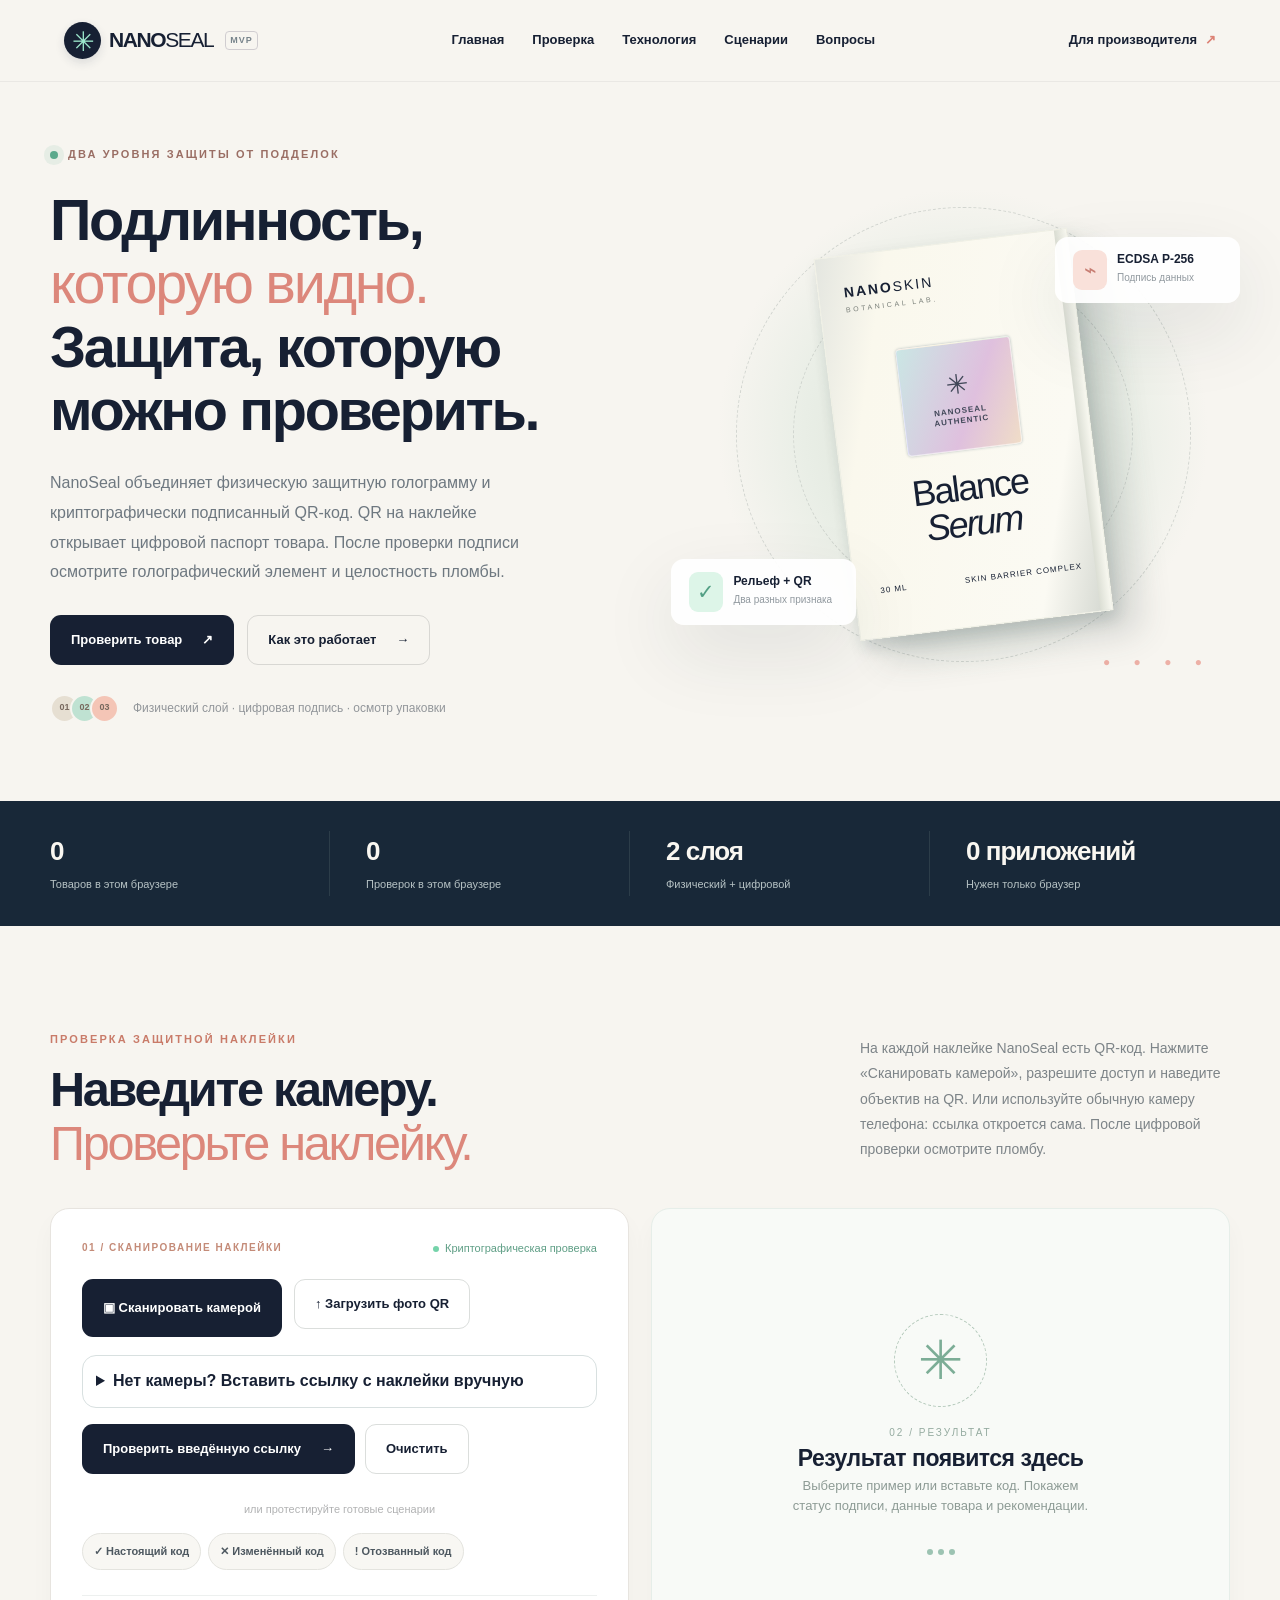
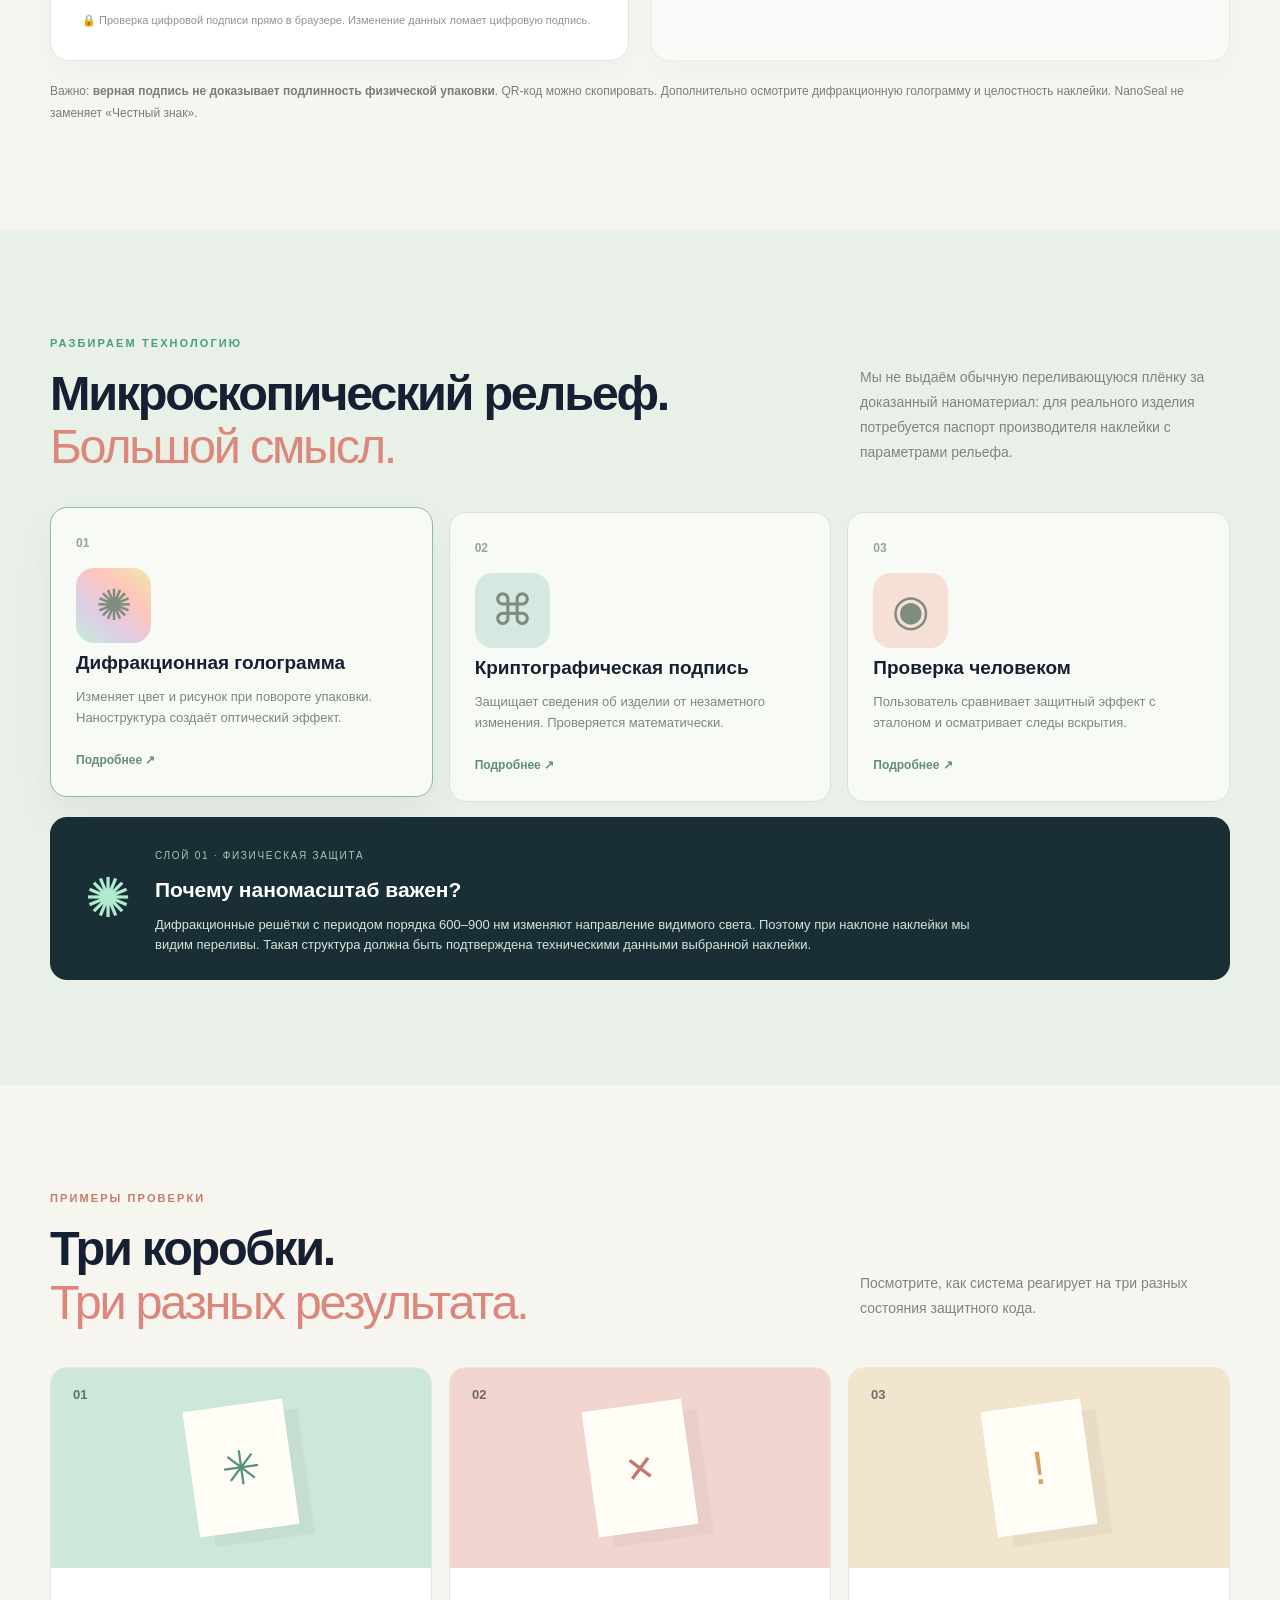
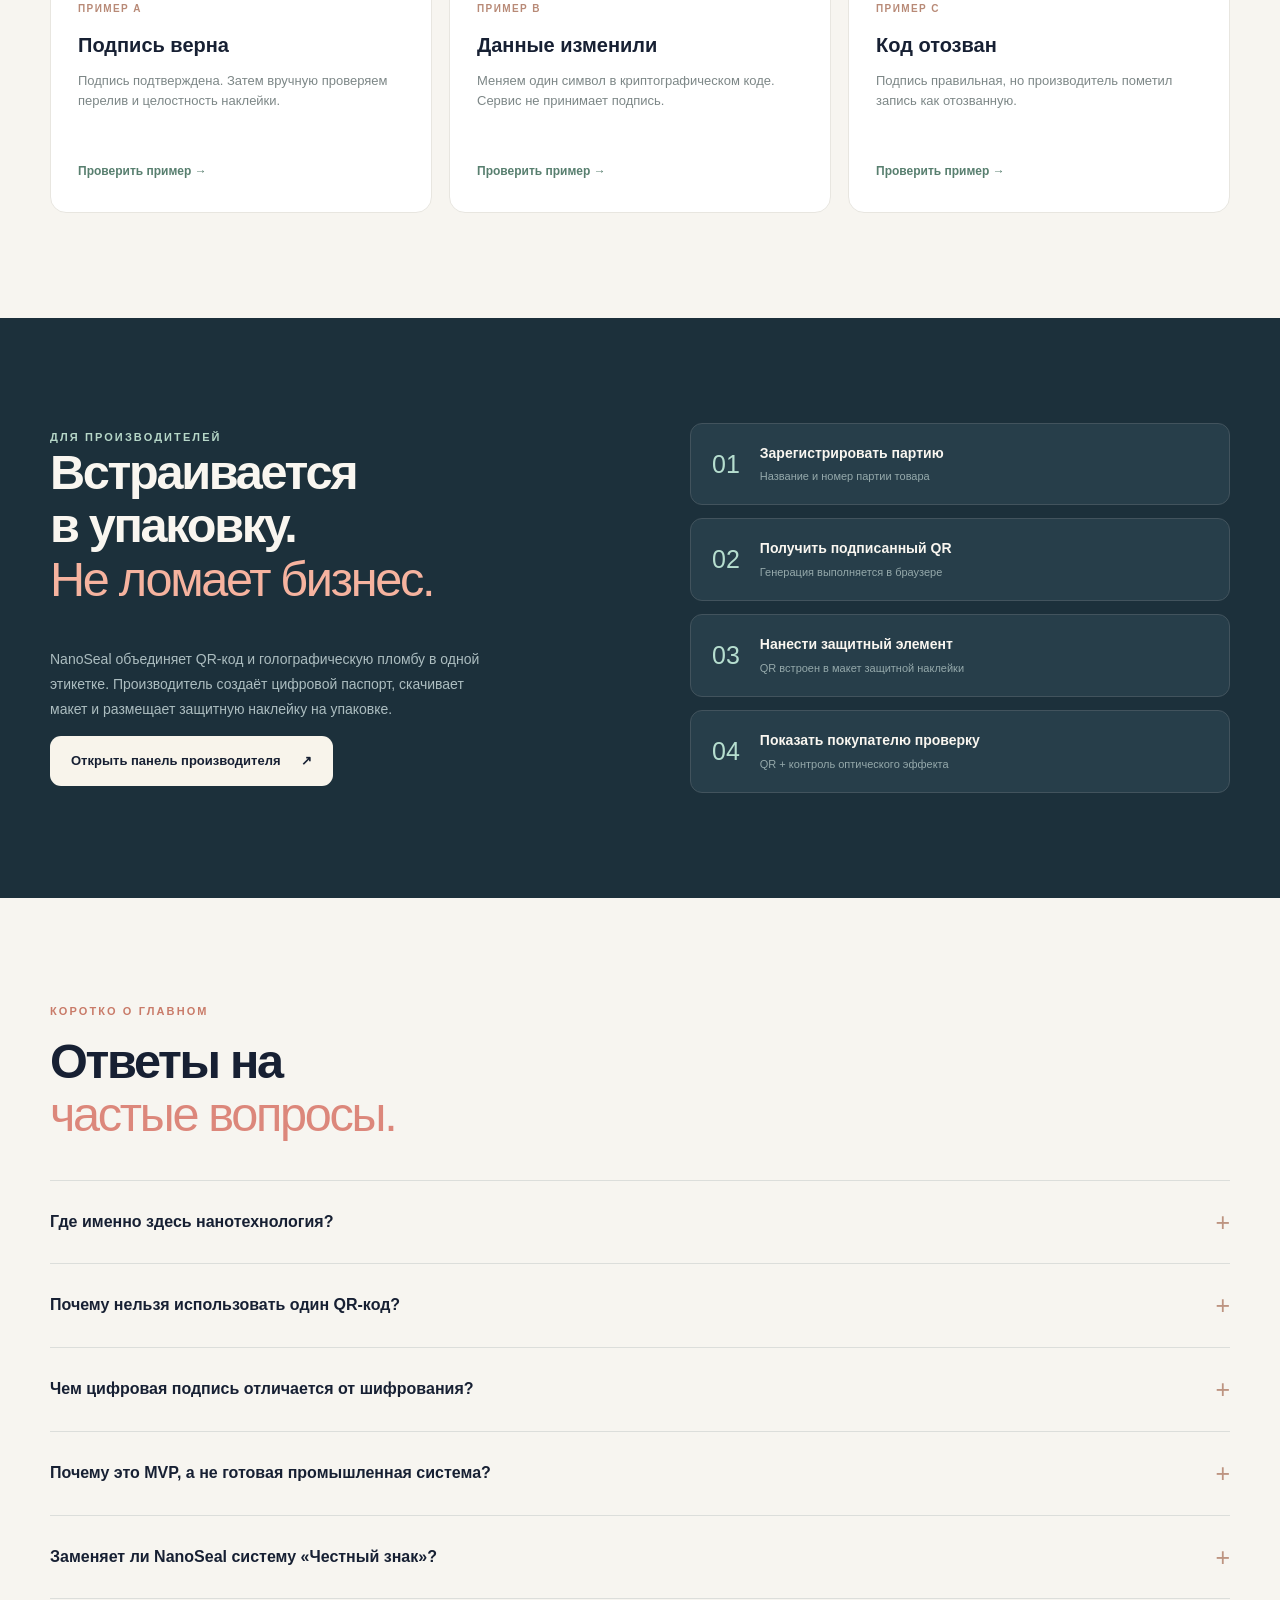
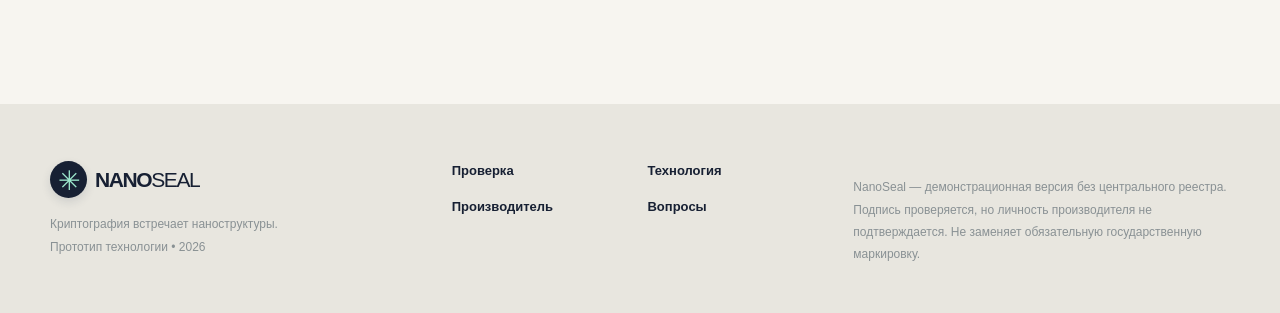
<file: index.html>
<!doctype html><html lang="ru"><head><meta charset="utf-8"><meta name="viewport" content="width=device-width,initial-scale=1"><title>NanoSeal — проверяй не только код</title><meta name="description" content="NanoSeal: цифровая подпись QR и визуальная проверка защитного дифракционного элемента."><link rel="stylesheet" href="assets/site.css"></head>
<body><div class="progress" id="scrollProgress"></div>
<header class="topbar"><a class="logo" href="#home" aria-label="NanoSeal, на главную"><span class="logo-mark">✳</span><span>NANO<span class="logo-thin">SEAL</span></span><span class="beta">MVP</span></a><nav class="nav" id="nav"><a href="#home">Главная</a><a href="#verify">Проверка</a><a href="#science">Технология</a><a href="#cases">Сценарии</a><a href="#faq">Вопросы</a></nav><div class="head-actions"><a class="head-link" href="admin.html">Для производителя <span>↗</span></a><button class="menu" id="menuButton" aria-label="Открыть меню">☰</button></div></header>
<main><section class="hero container" id="home"><div class="hero-copy"><span class="eyebrow"><span class="pulse"></span> ДВА УРОВНЯ ЗАЩИТЫ ОТ ПОДДЕЛОК</span><h1>Подлинность,<br><em>которую видно.</em><br>Защита, которую<br>можно проверить.</h1><p class="hero-desc">NanoSeal объединяет физическую защитную голограмму и криптографически подписанный QR-код. QR на наклейке открывает цифровой паспорт товара. После проверки подписи осмотрите голографический элемент и целостность пломбы.</p><div class="hero-cta"><a class="btn primary" href="#verify">Проверить товар <span>↗</span></a><a class="btn ghost" href="#science">Как это работает <span>→</span></a></div><div class="hero-micro"><div class="stack-avatars"><span>01</span><span>02</span><span>03</span></div><span>Физический слой · цифровая подпись · осмотр упаковки</span></div></div>
<div class="hero-art" aria-label="Демонстрация упаковки и защитной наклейки"><div class="halo"></div><div class="orbit orbit-one"></div><div class="orbit orbit-two"></div><div class="float-note note-one"><span class="float-icon">⌁</span><b>ECDSA P-256</b><small>Подпись данных</small></div><div class="package"><div class="pkg-top">NANO<span>SKIN</span></div><div class="pkg-sub">BOTANICAL LAB.</div><div class="foil">✳<span>NANOSEAL<br>AUTHENTIC</span><i></i></div><div class="pkg-name">Balance<br><i>Serum</i></div><div class="pkg-bottom">30 ML <span>SKIN BARRIER COMPLEX</span></div></div><div class="float-note note-two"><span class="float-icon mint">✓</span><b>Рельеф + QR</b><small>Два разных признака</small></div><div class="hero-dots">● ● ● ●</div></div></section>
<section class="proofline"><div class="container proof-grid"><div><strong id="statIssued">—</strong><span>Товаров в этом браузере</span></div><div><strong id="statChecks">—</strong><span>Проверок в этом браузере</span></div><div><strong>2 слоя</strong><span>Физический + цифровой</span></div><div><strong>0 приложений</strong><span>Нужен только браузер</span></div></div></section>
<section class="section container" id="verify"><div class="section-head"><div><span class="eyebrow orange">ПРОВЕРКА ЗАЩИТНОЙ НАКЛЕЙКИ</span><h2>Наведите камеру.<br><em>Проверьте наклейку.</em></h2></div><p>На каждой наклейке NanoSeal есть QR-код. Нажмите «Сканировать камерой», разрешите доступ и наведите объектив на QR. Или используйте обычную камеру телефона: ссылка откроется сама. После цифровой проверки осмотрите пломбу.</p></div><div class="verify-layout"><div class="verify-card"><div class="card-top"><div class="num">01 / СКАНИРОВАНИЕ НАКЛЕЙКИ</div><span class="dot-label"><span></span>Криптографическая проверка</span></div><div class="scan-actions"><button class="btn primary" type="button" id="scanCamera">▣ Сканировать камерой</button><label class="btn outline upload-qr" for="scanFile">↑ Загрузить фото QR</label><input type="file" id="scanFile" accept="image/*" hidden></div><div class="scan-stage" id="scanStage" hidden><video id="scanVideo" autoplay playsinline muted></video><p id="scanMessage">Наведите камеру на QR-код защитной наклейки.</p><button class="btn outline" type="button" id="stopCamera">Остановить камеру</button></div><details class="manual-entry"><summary>Нет камеры? Вставить ссылку с наклейки вручную</summary><label for="verifyInput">Ссылка NanoSeal из QR-кода</label><textarea id="verifyInput" rows="3" placeholder="Ссылка или код из QR"></textarea></details><div class="form-actions"><button class="btn primary" id="verifyButton">Проверить введённую ссылку <span>→</span></button><button class="btn outline" id="clearButton">Очистить</button></div><div class="divider-text">или протестируйте готовые сценарии</div><div class="demo-actions"><button data-case="valid" class="demo-pill">✓ Настоящий код</button><button data-case="fake" class="demo-pill">✕ Изменённый код</button><button data-case="revoked" class="demo-pill">! Отозванный код</button></div><div class="security-mini">🔒 Проверка цифровой подписи прямо в браузере. Изменение данных ломает цифровую подпись.</div></div><div class="result-card" id="resultCard" aria-live="polite"><div class="result-empty"><div class="seal-ring">✳</div><span class="result-overline">02 / РЕЗУЛЬТАТ</span><h3>Результат появится здесь</h3><p>Выберите пример или вставьте код. Покажем статус подписи, данные товара и рекомендации.</p><div class="loading-dots"><span></span><span></span><span></span></div></div></div></div><div class="fineprint">Важно: <b>верная подпись не доказывает подлинность физической упаковки</b>. QR-код можно скопировать. Дополнительно осмотрите дифракционную голограмму и целостность наклейки. NanoSeal не заменяет «Честный знак».</div></section>
<section class="section science-section" id="science"><div class="container"><div class="section-head"><div><span class="eyebrow mint-text">РАЗБИРАЕМ ТЕХНОЛОГИЮ</span><h2>Микроскопический рельеф.<br><em>Большой смысл.</em></h2></div><p>Мы не выдаём обычную переливающуюся плёнку за доказанный наноматериал: для реального изделия потребуется паспорт производителя наклейки с параметрами рельефа.</p></div><div class="tech-grid"><button class="tech-card selected" data-tech="nano"><span class="tech-index">01</span><div class="tech-glyph iridescent">✺</div><h3>Дифракционная голограмма</h3><p>Изменяет цвет и рисунок при повороте упаковки. Наноструктура создаёт оптический эффект.</p><span class="read-more">Подробнее ↗</span></button><button class="tech-card" data-tech="crypto"><span class="tech-index">02</span><div class="tech-glyph pale">⌘</div><h3>Криптографическая подпись</h3><p>Защищает сведения об изделии от незаметного изменения. Проверяется математически.</p><span class="read-more">Подробнее ↗</span></button><button class="tech-card" data-tech="human"><span class="tech-index">03</span><div class="tech-glyph peach">◉</div><h3>Проверка человеком</h3><p>Пользователь сравнивает защитный эффект с эталоном и осматривает следы вскрытия.</p><span class="read-more">Подробнее ↗</span></button></div><div class="tech-detail" id="techDetail"><div class="info-icon">✺</div><div><span>СЛОЙ 01 · ФИЗИЧЕСКАЯ ЗАЩИТА</span><h3>Почему наномасштаб важен?</h3><p>Дифракционные решётки с периодом порядка 600–900 нм изменяют направление видимого света. Поэтому при наклоне наклейки мы видим переливы. Такая структура должна быть подтверждена техническими данными выбранной наклейки.</p></div></div></div></section>
<section class="section container" id="cases"><div class="section-head"><div><span class="eyebrow orange">ПРИМЕРЫ ПРОВЕРКИ</span><h2>Три коробки.<br><em>Три разных результата.</em></h2></div><p>Посмотрите, как система реагирует на три разных состояния защитного кода.</p></div><div class="cases-grid"><article class="case-card"><div class="case-art case-ok"><span>01</span><div class="case-box">✳</div></div><div class="case-pad"><span class="case-type">ПРИМЕР A</span><h3>Подпись верна</h3><p>Подпись подтверждена. Затем вручную проверяем перелив и целостность наклейки.</p><button data-case="valid" class="inline-action">Проверить пример →</button></div></article><article class="case-card"><div class="case-art case-bad"><span>02</span><div class="case-box">×</div></div><div class="case-pad"><span class="case-type">ПРИМЕР B</span><h3>Данные изменили</h3><p>Меняем один символ в криптографическом коде. Сервис не принимает подпись.</p><button data-case="fake" class="inline-action">Проверить пример →</button></div></article><article class="case-card"><div class="case-art case-review"><span>03</span><div class="case-box">!</div></div><div class="case-pad"><span class="case-type">ПРИМЕР C</span><h3>Код отозван</h3><p>Подпись правильная, но производитель пометил запись как отозванную.</p><button data-case="revoked" class="inline-action">Проверить пример →</button></div></article></div></section>
<section class="section industry-section"><div class="container industry-grid"><div><span class="eyebrow light">ДЛЯ ПРОИЗВОДИТЕЛЕЙ</span><h2>Встраивается<br>в упаковку.<br><em>Не ломает бизнес.</em></h2><p>NanoSeal объединяет QR-код и голографическую пломбу в одной этикетке. Производитель создаёт цифровой паспорт, скачивает макет и размещает защитную наклейку на упаковке.</p><a class="btn cream" href="admin.html">Открыть панель производителя <span>↗</span></a></div><div class="industry-steps"><div><b>01</b><span><strong>Зарегистрировать партию</strong><small>Название и номер партии товара</small></span></div><div><b>02</b><span><strong>Получить подписанный QR</strong><small>Генерация выполняется в браузере</small></span></div><div><b>03</b><span><strong>Нанести защитный элемент</strong><small>QR встроен в макет защитной наклейки</small></span></div><div><b>04</b><span><strong>Показать покупателю проверку</strong><small>QR + контроль оптического эффекта</small></span></div></div></div></section>
<section class="section container" id="faq"><div class="section-head"><div><span class="eyebrow orange">КОРОТКО О ГЛАВНОМ</span><h2>Ответы на<br><em>частые вопросы.</em></h2></div></div><div class="faq-list"><details><summary>Где именно здесь нанотехнология?<span>+</span></summary><p>В поверхностной дифракционной структуре защитной наклейки: расстояния между элементами рельефа могут составлять сотни нанометров. Для работы нельзя утверждать, что любая купленная голограмма точно обладает нанорельефом: это подтверждается характеристиками поставщика.</p></details><details><summary>Почему нельзя использовать один QR-код?<span>+</span></summary><p>QR можно сфотографировать и распечатать на поддельной упаковке. Цифровая подпись доказывает, что информация в коде выпущена владельцем ключа и не менялась. Но она сама по себе не привязывает код к определённому физическому товару.</p></details><details><summary>Чем цифровая подпись отличается от шифрования?<span>+</span></summary><p>Шифрование скрывает содержание сообщения от посторонних, а цифровая подпись позволяет обнаружить изменение данных и установить, каким ключом они были подписаны. В NanoSeal важнее второе: сведения о товаре должны быть читаемыми, но их нельзя незаметно менять.</p></details><details><summary>Почему это MVP, а не готовая промышленная система?<span>+</span></summary><p>Сайт работает и создаёт криптографические подписи, но использует локальный учебный реестр и открытую демо-панель производителя. Для реальной эксплуатации нужны защищённые аккаунты, управление ключами, резервное копирование, защита от массового копирования кодов и проверка физических свойств наклеек.</p></details><details><summary>Заменяет ли NanoSeal систему «Честный знак»?<span>+</span></summary><p>Нет. NanoSeal — дополнительный коммерческий слой проверки бренда и защиты упаковки. Государственная обязательная маркировка регулируется отдельными правилами и должна выполняться независимо.</p></details></div></section>
</main><footer class="footer"><div class="container footer-wrap"><div><a class="logo" href="#home"><span class="logo-mark">✳</span><span>NANO<span class="logo-thin">SEAL</span></span></a><p>Криптография встречает наноструктуры.<br>Прототип технологии • 2026</p></div><div class="footer-links"><a href="#verify">Проверка</a><a href="#science">Технология</a><a href="admin.html">Производитель</a><a href="#faq">Вопросы</a></div><div class="footer-note">NanoSeal — демонстрационная версия без центрального реестра. Подпись проверяется, но личность производителя не подтверждается. Не заменяет обязательную государственную маркировку.</div></div></footer><div class="toast" id="toast" role="status"></div><script src="assets/qr-bundle.js"></script><script src="assets/static-core.js"></script><script src="assets/site.js" defer></script></body></html>
</file>
<file: assets/site.css>
:root{--ink:#172033;--navy:#182638;--navy2:#23364a;--paper:#f7f5f0;--white:#fffdfa;--peach:#f3a28a;--rose:#ec8479;--mint:#9ce7cc;--gold:#d6af74;--muted:#737b83;--line:#e9e6e0;--shadow:0 28px 75px rgba(32,45,54,.1)}*{box-sizing:border-box}html{scroll-behavior:smooth}body{margin:0;background:var(--paper);color:var(--ink);font:16px/1.55 'Segoe UI',Arial,sans-serif;overflow-x:hidden}a{color:inherit;text-decoration:none}button,input,textarea{font:inherit}button{cursor:pointer}button:disabled{cursor:wait;opacity:.65}::selection{background:var(--mint);color:var(--ink)}.container{width:min(1180px,calc(100% - 64px));margin:auto}.progress{height:3px;background:linear-gradient(90deg,#d38e7e,#a7e8ce);position:fixed;top:0;left:0;z-index:30;width:0}.topbar{height:82px;display:flex;align-items:center;justify-content:space-between;padding:0 clamp(24px,5vw,90px);background:rgba(247,245,240,.92);backdrop-filter:blur(16px);position:sticky;top:0;z-index:25;border-bottom:1px solid rgba(20,30,40,.06)}.logo{display:inline-flex;align-items:center;gap:8px;font-weight:850;font-size:21px;letter-spacing:-1.4px;white-space:nowrap}.logo-mark{width:37px;height:37px;border-radius:50%;background:var(--ink);color:var(--mint);display:inline-grid;place-items:center;font-size:27px;font-weight:400;box-shadow:0 4px 10px #28384c22}.logo-thin{font-weight:300}.beta{font-size:9px;letter-spacing:1px;border:1px solid #d0cdd0;border-radius:4px;padding:2px 4px;margin-left:4px;color:#77848b}.nav{display:flex;gap:28px}.nav a,.head-link{font-size:13px;font-weight:700;transition:color .2s}.nav a:hover,.head-link:hover{color:#dc7c73}.head-link{display:flex;gap:8px;align-items:center}.head-link span{color:#dc8274}.menu{display:none;border:0;background:none;font-size:24px}.hero{min-height:690px;display:grid;grid-template-columns:1.08fr .92fr;gap:20px;align-items:center;padding:64px 0 78px}.hero-copy{position:relative;z-index:1}.eyebrow{font-weight:800;font-size:11px;letter-spacing:2.1px;color:#9a6e64;display:flex;align-items:center;gap:10px}.pulse{display:inline-block;width:8px;height:8px;border-radius:50%;background:#5ba98c;box-shadow:0 0 0 6px rgba(91,169,140,.11)}h1,h2,h3,p{margin-top:0}h1,h2{line-height:1.1;letter-spacing:-2.3px}h1{font-size:clamp(42px,4.5vw,66px);margin:26px 0}h2{font-size:clamp(34px,3.8vw,54px)}h1 em,h2 em{font-style:normal;font-weight:350;color:#dc877b}.hero-desc{max-width:500px;color:#6e7880;font-size:16px;line-height:1.85}.hero-cta{display:flex;gap:13px;flex-wrap:wrap;margin:28px 0}.btn{border-radius:11px;border:1px solid transparent;display:inline-flex;gap:20px;align-items:center;justify-content:space-between;padding:14px 20px;font-size:13px;font-weight:800;transition:transform .2s,box-shadow .2s,background .2s;min-height:49px}.btn:hover{transform:translateY(-2px);box-shadow:0 8px 20px #24324815}.primary{background:var(--ink);color:#fff}.primary:hover{background:#334257}.ghost{color:var(--ink);background:transparent;border-color:#d8d7d3}.outline{background:white;border-color:#dbdedc;color:var(--ink)}.cream{background:#f8f4eb;color:var(--ink)}.hero-micro{font-size:12px;color:#92969a;display:flex;gap:14px;align-items:center;margin-top:29px}.stack-avatars{display:flex;padding-left:9px}.stack-avatars span{font-size:9px;border-radius:50%;display:grid;place-items:center;width:29px;height:29px;margin-left:-9px;border:2px solid var(--paper);background:#e6dfd2;color:#77685d;font-weight:700}.stack-avatars span:nth-child(2){background:#bfe2d2}.stack-avatars span:nth-child(3){background:#f4c5b6}.hero-art{height:565px;position:relative;display:grid;place-items:center}.halo{position:absolute;width:510px;height:510px;max-width:99%;border-radius:50%;background:radial-gradient(circle,#d7dfd3 0%,#e9eee6 44%,rgba(247,245,240,0) 68%)}.orbit{position:absolute;border:1px dashed #b9bfba;border-radius:50%;width:455px;height:455px;animation:spin 48s linear infinite;opacity:.58}.orbit-two{width:340px;height:340px;animation-direction:reverse}@keyframes spin{to{transform:rotate(360deg)}}.package{position:relative;height:385px;width:255px;background:linear-gradient(105deg,#e4e6e0 0,#faf8ed 20%,#fbfaf3 80%,#d1d5ce 100%);box-shadow:24px 23px 35px #3446452f,3px 9px 15px #1f393e25;transform:rotate(-7deg);border:1px solid #f0f0e5;z-index:2;padding:26px 25px;animation:float 5s ease-in-out infinite}.package:after{content:"";position:absolute;top:0;right:0;width:12px;height:100%;background:linear-gradient(90deg,#dbded4,#f8f8f0)}@keyframes float{50%{transform:translateY(-9px) rotate(-7deg)}}.pkg-top{font-size:14px;font-weight:900;letter-spacing:2px}.pkg-top span{font-weight:300}.pkg-sub{font-size:7px;letter-spacing:2.6px;margin-top:1px;color:#777d77}.foil{height:108px;width:115px;border:1px solid #ffffff89;border-radius:4px;background:linear-gradient(115deg,#cae6e4,#dfc0de,#f8ebbc,#a5dace,#c0bcf3,#ffeac9);background-size:300% 300%;animation:foil 5s ease-in-out infinite;margin:39px auto 20px;display:flex;flex-direction:column;align-items:center;justify-content:center;gap:0;box-shadow:0 0 3px #aeb8b8;position:relative;overflow:hidden;color:#404758}.foil:after,.label-foil:after{content:"";position:absolute;inset:-30%;background:linear-gradient(120deg,transparent 25%,#ffffff9c 48%,transparent 68%);transform:translateX(-100%);animation:shine 4s ease-in-out infinite}.foil>span{font-size:8px;text-align:center;line-height:1.35;font-weight:900;letter-spacing:1px}.foil{font-size:27px}@keyframes foil{50%{background-position:100% 60%}}@keyframes shine{65%,100%{transform:translateX(100%)}}.pkg-name{text-align:center;font-size:36px;line-height:1;letter-spacing:-2px;font-weight:500}.pkg-name i{font-style:italic;font-weight:300}.pkg-bottom{display:flex;justify-content:space-between;margin-top:32px;font-size:8px;letter-spacing:1px}.float-note{position:absolute;z-index:3;background:#ffffffed;padding:13px 18px;border-radius:13px;box-shadow:var(--shadow);display:grid;grid-template-columns:34px auto;grid-template-rows:20px 20px;column-gap:10px;min-width:185px;animation:float-note 6s ease-in-out infinite}.float-note b{font-size:12px;grid-column:2}.float-note small{font-size:10px;color:#91999f;grid-column:2}.float-icon{background:#f9e1da;color:#c77d72;grid-row:1/3;display:grid;place-items:center;border-radius:9px;font-size:21px}.float-icon.mint{background:#ddf5e8;color:#529f84}.note-one{top:85px;right:-10px}.note-two{bottom:92px;left:-25px;animation-delay:2s}@keyframes float-note{50%{transform:translateY(-7px)}}.hero-dots{position:absolute;right:18px;bottom:45px;letter-spacing:10px;color:#edb0a6;font-size:12px}.proofline{background:#182838;color:#f9f7f1;padding:30px 0}.proof-grid{display:grid;grid-template-columns:repeat(4,1fr);gap:20px}.proof-grid>div{border-right:1px solid #4b5a626b;padding-left:16px}.proof-grid>div:first-child{padding-left:0}.proof-grid>div:last-child{border:0}.proof-grid strong{display:block;font-size:26px;letter-spacing:-1px}.proof-grid span{font-size:11px;color:#b6c2c4}.section{padding:105px 0}.section-head{display:flex;justify-content:space-between;align-items:end;gap:40px;margin-bottom:38px}.section-head h2{margin:15px 0 0}.section-head>p{max-width:370px;color:#7d8488;font-size:14px;line-height:1.8;margin-bottom:8px}.orange{color:#c97b69}.mint-text{color:#479e82}.verify-layout{display:grid;grid-template-columns:1fr 1fr;gap:22px}.verify-card,.result-card{padding:31px;background:white;border:1px solid #e7e4df;border-radius:19px;min-height:440px;box-shadow:0 12px 24px #2f353f08}.card-top{display:flex;justify-content:space-between;gap:10px;margin-bottom:22px}.num{font-size:10px;letter-spacing:1.5px;font-weight:900;color:#c48b78}.dot-label{font-size:11px;color:#5e9e85}.dot-label span{display:inline-block;width:6px;height:6px;background:#75d3aa;border-radius:100%;margin-right:6px}.verify-card label,.dashboard-card label{font-size:13px;font-weight:750;display:block;margin-bottom:8px}.verify-card textarea,.dashboard-card input{width:100%;padding:15px;background:#fcfcfa;border:1px solid #e3e3e0;border-radius:10px;resize:vertical;color:var(--ink);outline:none;transition:border-color .15s,box-shadow .15s}.verify-card textarea:focus,.dashboard-card input:focus{border-color:#99c7b5;box-shadow:0 0 0 3px #c6eedc88}.form-actions{display:flex;gap:10px;margin-top:15px;flex-wrap:wrap}.divider-text{text-align:center;color:#b1b2b3;font-size:11px;margin:27px 0 15px;position:relative}.demo-actions{display:flex;gap:7px;flex-wrap:wrap}.demo-pill{border-radius:25px;background:#f8f7f3;border:1px solid #e4e4df;color:#4d5860;padding:9px 11px;font-size:11px;font-weight:700;transition:.2s}.demo-pill:hover{background:#dff3e9;transform:translateY(-2px)}.security-mini{font-size:11px;color:#8b9599;margin-top:25px;border-top:1px solid #edf0ef;padding-top:16px}.result-card{background:#f8faf7;border-color:#e6eee9;position:relative;overflow:hidden}.result-empty{height:100%;display:flex;flex-direction:column;align-items:center;justify-content:center;text-align:center;padding:25px}.seal-ring{width:93px;height:93px;border:1.5px dashed #b4c9bb;border-radius:50%;display:grid;place-items:center;font-size:54px;color:#7cad96;animation:spin 25s linear infinite;margin-bottom:18px}.result-overline{font-size:10px;letter-spacing:2px;color:#95aba0}.result-empty h3{font-size:23px;margin:12px 0}.result-empty p{max-width:315px;color:#8d9b95;font-size:13px}.loading-dots{display:flex;gap:5px;margin-top:20px}.loading-dots span{width:6px;height:6px;background:#9cc3b2;border-radius:50%}.result-title{display:flex;align-items:center;gap:13px;margin:14px 0}.status-icon{font-size:27px;width:53px;height:53px;border-radius:50%;display:grid;place-items:center}.signed .status-icon{color:#327a5c;background:#d7f3e1}.invalid .status-icon{color:#b84a50;background:#fae0df}.revoked .status-icon,.unknown .status-icon{color:#9b7b3b;background:#fff0c9}.result-card h3{font-size:23px;letter-spacing:-.5px;margin:0}.result-card .result-message{font-size:13px;color:#78867f}.result-rows{border-top:1px solid #e5e9e3;margin-top:18px}.result-row{display:flex;justify-content:space-between;gap:12px;padding:12px 0;border-bottom:1px solid #e5e9e3;font-size:13px}.result-row span{color:#8c9790}.result-row b{text-align:right;font-size:12px}.result-caveat{margin-top:17px;padding:15px;background:white;border-left:3px solid var(--peach);font-size:12px;color:#68746f}.physical-check{margin-top:14px;display:flex;align-items:start;gap:10px;font-size:13px}.physical-check input{accent-color:#61b28e;margin-top:4px}.fineprint{margin-top:20px;font-size:12px;color:#777e7e;line-height:1.8}.science-section{background:#e9f0e8}.tech-grid{display:grid;grid-template-columns:repeat(3,1fr);gap:16px}.tech-card{text-align:left;border:1px solid #dbe3d8;background:#f8faf5;padding:26px 25px;border-radius:17px;transition:transform .3s,box-shadow .3s,border-color .3s;color:var(--ink);display:flex;flex-direction:column;min-height:290px}.tech-card:hover,.tech-card.selected{transform:translateY(-5px);box-shadow:0 20px 35px #44624f12;border-color:#8eb9a2}.tech-index{color:#97a49c;font-size:12px;font-weight:700}.tech-glyph{font-size:43px;margin:16px 0 8px;width:75px;height:75px;border-radius:18px;display:grid;place-items:center;color:#7e8c80}.tech-glyph.iridescent{background:linear-gradient(40deg,#c1f0da,#decce6,#ffc5ba,#ede9ad)}.tech-glyph.pale{background:#d5e8e1}.tech-glyph.peach{background:#f6dfd5}.tech-card h3{font-size:19px;line-height:1.3;margin-bottom:10px}.tech-card p{font-size:13px;color:#7b8980;line-height:1.65;margin:0}.read-more{margin-top:auto;padding-top:18px;font-weight:700;font-size:12px;color:#638e77}.tech-detail{display:flex;gap:24px;align-items:center;background:#192f35;color:white;border-radius:17px;padding:25px 35px;margin-top:15px}.info-icon{font-size:55px;color:#b0ebd0}.tech-detail span{font-size:10px;color:#9eceb4;letter-spacing:1.7px}.tech-detail h3{font-size:21px;margin:8px 0}.tech-detail p{color:#d5e5dc;font-size:13px;max-width:820px;margin:0}.cases-grid{display:grid;grid-template-columns:repeat(3,1fr);gap:17px}.case-card{background:white;border-radius:16px;overflow:hidden;border:1px solid #e8e6e0;transition:transform .2s}.case-card:hover{transform:translateY(-4px)}.case-art{height:200px;display:grid;place-items:center;position:relative}.case-art>span{position:absolute;top:17px;left:22px;font-weight:800;font-size:13px;opacity:.6}.case-ok{background:#cde7d9}.case-bad{background:#f2d5cf}.case-review{background:#f2e5cd}.case-box{width:100px;height:126px;background:#fffdf6;box-shadow:14px 12px 1px #8b938b19;display:grid;place-items:center;font-size:47px;transform:rotate(-8deg);color:#5a9280;border:1px solid #ffffff}.case-bad .case-box{color:#c77770}.case-review .case-box{color:#d4a15e}.case-pad{padding:27px}.case-type{font-size:10px;color:#b88a77;font-weight:800;letter-spacing:1.4px}.case-pad h3{font-size:20px;margin:10px 0}.case-pad p{font-size:13px;color:#7d8787;min-height:74px}.inline-action{border:0;background:none;padding:4px 0;text-align:left;color:#587f6f;font-weight:800;font-size:12px}.inline-action:hover{text-decoration:underline}.industry-section{background:#1c303b;color:#f9f6f0}.industry-grid{display:grid;grid-template-columns:1fr 1fr;gap:100px;align-items:center}.light{color:#b6d7c8}.industry-section h2 em{color:#f6b39f}.industry-section p{color:#acbdc0;line-height:1.8;font-size:14px;max-width:455px}.industry-steps{display:grid;gap:13px}.industry-steps>div{background:#273e4a;border:1px solid #42535d;border-radius:12px;padding:19px 21px;display:flex;gap:20px;align-items:center}.industry-steps b{font-size:25px;color:#b6decf;font-weight:400}.industry-steps span{display:grid;gap:4px}.industry-steps strong{font-size:14px}.industry-steps small{font-size:11px;color:#95a9ab}.faq-list{border-top:1px solid #dcdedb}.faq-list details{border-bottom:1px solid #dcdedb;padding:22px 0}.faq-list summary{list-style:none;display:flex;align-items:center;justify-content:space-between;cursor:pointer;font-weight:800;font-size:16px}.faq-list summary::-webkit-details-marker{display:none}.faq-list summary span{font-size:25px;font-weight:300;color:#bd9481}.faq-list details[open] summary span{transform:rotate(45deg)}.faq-list p{color:#778183;font-size:14px;line-height:1.85;max-width:930px;margin:14px 0 0}.footer{background:#e8e6df;padding:57px 0 43px}.footer-wrap{display:grid;grid-template-columns:1fr 1fr 1fr;gap:25px}.footer p,.footer-note{font-size:12px;color:#899194;margin-top:15px;line-height:1.85}.footer-links{display:grid;grid-template-columns:1fr 1fr;gap:15px;font-size:13px;font-weight:750;align-content:start}.footer-links a:hover{color:#d78e78}.toast{position:fixed;bottom:25px;right:25px;z-index:60;background:#1e3440;color:white;padding:15px 22px;border-radius:11px;box-shadow:0 14px 40px #162a3540;font-size:13px;max-width:340px;opacity:0;transform:translateY(15px);pointer-events:none;transition:.25s}.toast.visible{opacity:1;transform:translateY(0)}
/* admin */ .admin-main{padding-top:67px;padding-bottom:100px}.admin-hero{display:grid;grid-template-columns:1.5fr .6fr;align-items:center;gap:60px}.admin-hero h1{font-size:clamp(39px,5vw,59px)}.admin-hero p{color:#81898e;max-width:600px}.admin-warning{padding:23px;background:#f8e8df;border-radius:15px;border:1px solid #eed1c3}.admin-warning p{font-size:12px;color:#9e7569;margin:8px 0 0}.metrics{display:grid;grid-template-columns:repeat(3,1fr);gap:17px;margin:34px 0}.metrics>div{background:#fff;border:1px solid #e9e6df;border-radius:15px;padding:22px;display:grid}.metrics span{font-size:12px;color:#7f8688}.metrics strong{font-size:36px;letter-spacing:-1px}.admin-grid{display:grid;grid-template-columns:1fr 1fr;gap:20px}.dashboard-card{background:#fff;border:1px solid #e9e6df;border-radius:17px;padding:30px;box-shadow:0 9px 25px #17203308}.dashboard-card h2{font-size:28px;letter-spacing:-.7px;margin:10px 0 12px}.dashboard-card>p{font-size:13px;color:#80898a;line-height:1.8}.dashboard-card input{margin-bottom:19px}.dashboard-card form .btn{margin-top:4px}.helper{font-size:11px!important;color:#a4a7a4!important;margin-top:20px;line-height:1.7}.preview-empty{height:213px;border:2px dashed #ebece8;border-radius:11px;display:grid;place-items:center;font-size:70px;color:#c9d6cc}.label-demo{width:238px;margin:6px auto 16px;border:1px solid #dedad4;padding:13px;background:linear-gradient(120deg,#fffefa,#f3f5ed);box-shadow:10px 10px 20px #24323e10;display:grid;justify-items:center}.label-top{width:100%;display:flex;justify-content:space-between;gap:8px;align-items:center}.label-top span{font-size:11px;font-weight:900}.label-top small{font-size:5px;letter-spacing:.3px}.label-middle{display:flex;gap:12px;align-items:center;margin:10px 0}.label-foil{width:42px;height:86px;background:linear-gradient(135deg,#bedfda,#e7b6d3,#f8df9c,#bae2e0);display:grid;place-items:center;font-size:29px;position:relative;overflow:hidden}.label-demo>strong{font-size:12px;margin:6px 0}.label-demo>span,.label-demo>small{font-size:10px;color:#6c767c}.label-actions{display:flex;justify-content:center;gap:8px;flex-wrap:wrap;margin:12px 0 19px}.label-actions .btn{font-size:11px;padding:10px}.registry{margin-top:22px}.registry-head{display:flex;justify-content:space-between;align-items:center}.table-scroll{overflow-x:auto}table{border-collapse:collapse;width:100%;font-size:12px}th{text-align:left;color:#8f9999;font-size:11px;border-bottom:1px solid #e5e7e6;padding:13px 8px}td{border-bottom:1px solid #ecedeb;padding:14px 8px}td strong{display:block}td small{color:#9a9e9e}.tag{display:inline-block;background:#dcf2e2;color:#3f8664;padding:5px 9px;border-radius:14px;font-size:10px;font-weight:750}.tag.revoke{background:#fae2df;color:#b3605b}.tbl-btn{border:1px solid #dfe4df;background:#fbfbf9;border-radius:7px;padding:7px 9px;margin-right:4px;font-size:11px;font-weight:700}.tbl-btn:hover{background:#eaf4ed}.admin-bottom{display:grid;grid-template-columns:1fr 1fr;gap:35px;margin-top:45px}.admin-bottom p{font-size:13px;color:#788487;line-height:1.9}.admin-bottom h3{font-size:20px}
@media(max-width:960px){.nav{gap:13px}.hero{grid-template-columns:1fr 1fr}.hero-art{height:500px}.float-note{transform:scale(.8)}.note-one{right:0}.note-two{left:0}.package{transform:rotate(-7deg) scale(.87)}.industry-grid{gap:40px}.section{padding:80px 0}}
@media(max-width:720px){.container{width:calc(100% - 36px)}.topbar{height:69px;padding:0 18px}.menu{display:block}.nav{display:none;position:absolute;top:69px;left:0;right:0;background:#f8f6f0;flex-direction:column;padding:24px;box-shadow:0 12px 24px #273a4318}.nav.open{display:flex}.head-link{font-size:11px}.hero{grid-template-columns:1fr;padding:48px 0 70px}.hero-art{height:455px;margin-top:-15px}.halo{width:390px;height:390px}.orbit{width:365px;height:365px}.orbit-two{width:270px;height:270px}.package{height:330px;width:218px;padding:23px}.foil{margin:23px auto 12px}.pkg-name{font-size:29px}.pkg-bottom{margin-top:18px}.note-one{top:40px;right:0}.note-two{bottom:35px;left:0}.proof-grid{grid-template-columns:1fr 1fr}.proof-grid>div{padding-left:0;border:0}.section-head{display:block}.section-head>p{max-width:none;margin-top:20px}.verify-layout,.tech-grid,.cases-grid,.industry-grid,.footer-wrap,.admin-grid,.admin-hero,.admin-bottom{grid-template-columns:1fr}.section{padding:65px 0}.tech-card{min-height:225px}.tech-detail{padding:19px;align-items:start}.info-icon{font-size:32px}.industry-grid{gap:40px}.footer-wrap{gap:28px}.admin-main{padding-top:45px}.metrics{grid-template-columns:repeat(3,1fr);gap:7px}.metrics>div{padding:12px}.metrics strong{font-size:25px}.metrics span{font-size:10px}.registry-head{align-items:start;gap:13px}.registry-head>.btn{white-space:nowrap;padding:10px}.float-note{min-width:155px}.hero h1{font-size:47px}.case-pad p{min-height:auto}}
@media print{.topbar,.head-actions,.admin-hero,.metrics,.registry,.admin-bottom,.label-actions,.helper,.preview-card>.num,.preview-card>label,.preview-card>input,.preview-card>p,.dashboard-card:not(.preview-card){display:none!important}.admin-grid{display:block}.dashboard-card{border:0;box-shadow:none}.label-demo{width:300px;transform:scale(1.2);margin:70px auto}.label-middle{gap:18px}.label-middle img{width:175px;height:175px}}

/* NanoSeal: scan and unified sticker */
.scan-actions{display:flex;gap:12px;flex-wrap:wrap;margin:18px 0}.scan-actions .btn{display:inline-flex;align-items:center;justify-content:center;cursor:pointer}.scan-stage{margin:12px 0 18px;border-radius:18px;padding:14px;background:#142c37;color:#fff}.scan-stage video{width:100%;max-height:320px;object-fit:cover;border-radius:12px;background:#07171e}.scan-stage p{color:#d7ebe8;margin:8px 0}.manual-entry{border:1px solid #d8e0e0;border-radius:14px;padding:13px;margin:16px 0}.manual-entry summary{cursor:pointer;font-weight:650}.manual-entry textarea{margin-top:12px}.upload-qr{cursor:pointer}.label-actions{display:flex;gap:8px;flex-wrap:wrap}.label-actions .btn{flex:1 1 160px}.label-demo{background:linear-gradient(115deg,#e8fff3 0%,#e7ddff 30%,#f9d5c8 58%,#c6f3f0 78%,#dce4ff 100%);border:2px solid #d1d1e4}.label-middle{align-items:center}.label-foil{background:linear-gradient(125deg,#a5efdd,#bc9cf5,#ffc6bd,#a2ecdd);box-shadow:inset 0 0 24px #fff8}.label-middle img{background:white;padding:7px;border-radius:8px;max-width:58%;height:auto}
@media(max-width:650px){.scan-actions .btn{width:100%}.scan-stage video{max-height:250px}}

/* Manufacturer profile and grating design */
.org-card{margin:20px 0 28px}.org-card form{display:grid;grid-template-columns:1fr 1fr;gap:10px 16px;max-width:760px}.org-card form label{align-self:end}.org-card form input,.org-card form select{min-width:0;width:100%;background:#fff;color:#172f3a;border:1px solid #cbd9dc;border-radius:10px;padding:12px}.org-card form button{grid-column:1/-1;justify-self:start}.grating-panel{margin:22px 0;padding:18px;border:1px solid #b5d4d1;border-radius:18px;background:#eff9f6;color:#1a3840}.grating-panel h3{margin:0 0 8px}.grating-specs{display:grid;grid-template-columns:1fr 1fr;gap:10px 16px}.grating-specs div{border-bottom:1px solid #c9dfda;padding:6px 0}.grating-specs dt{font-size:12px;opacity:.7}.grating-specs dd{margin:4px 0 0;font-weight:650}.grating-panel .btn{margin:8px 6px 0 0}@media(max-width:640px){.org-card form,.grating-specs{grid-template-columns:1fr}}

/* Registration */
.auth-actions{display:flex;flex-wrap:wrap;gap:12px;margin-top:16px}
#authNotice{padding:12px 14px;border-radius:10px;background:rgba(90,180,166,.12);line-height:1.5}
#authIdentity{font-weight:600}
#authArea[hidden],#authReady[hidden]{display:none!important}
</file>
